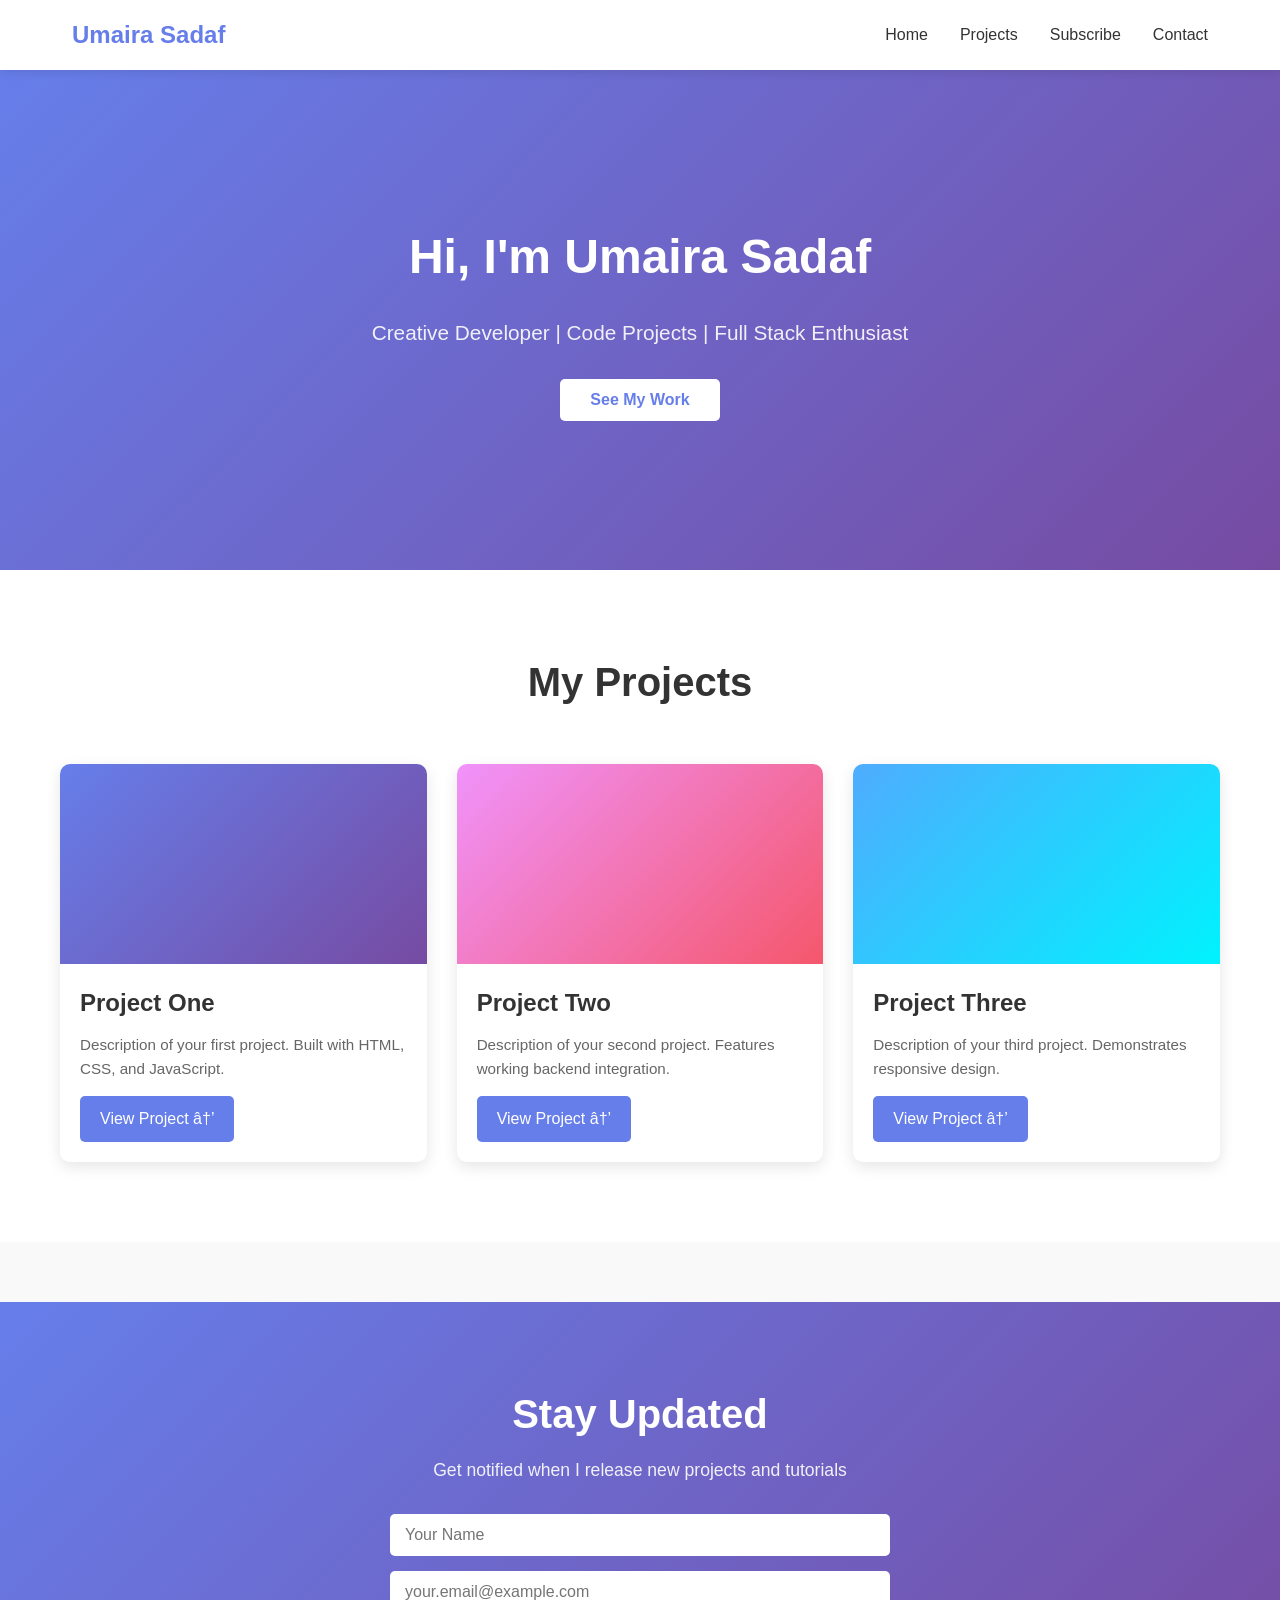
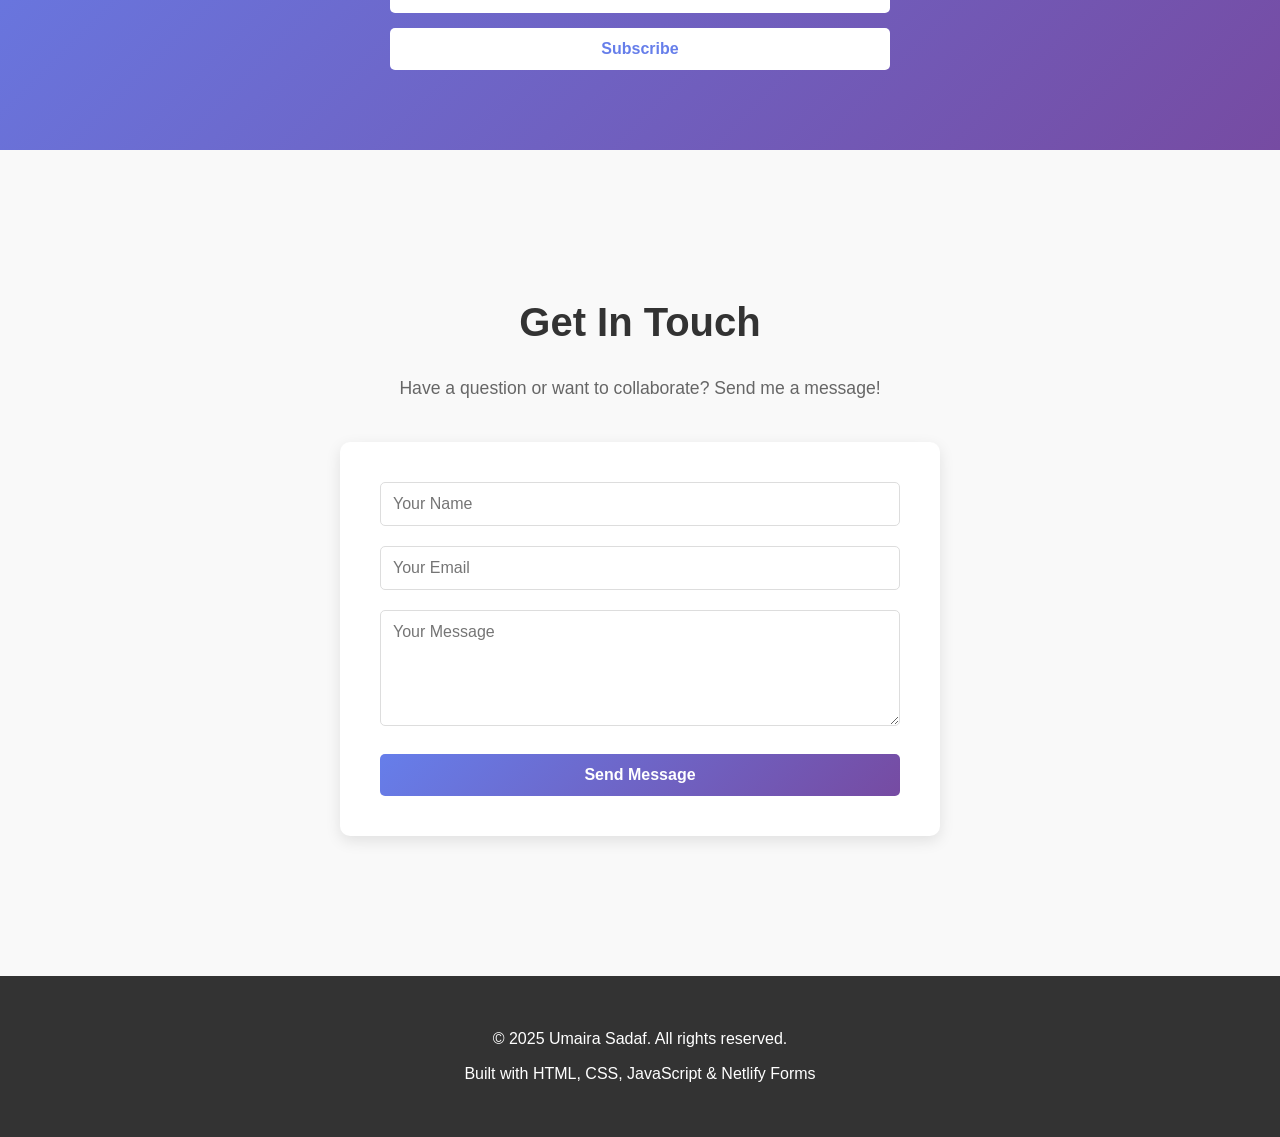
<file: index.html>
<!DOCTYPE html>
<html lang="en">
<head
    
    <meta charset="UTF-8">
    <meta name="viewport" content="width=device-width, initial-scale=1.0">
    
    <!-- ADD THESE SEO TAGS: -->
    <title>Umaira Sadaf | Creative Portfolio & AI Projects</title>
    <meta name="description" content="Portfolio featuring working projects, email capture forms, and AI agents. Umaira Sadaf - Full Stack Developer.">
    <meta name="keywords" content="portfolio, developer, AI, projects, web development">
    <meta name="author" content="Umaira Sadaf">
    
    <!-- Social Share Preview -->
    <meta property="og:title" content="Umaira Sadaf | Creative Portfolio">
    <meta property="og:description" content="Check out my working projects and AI agents">
    <meta property="og:image" content="https://myportfolio-umairasadaf-6u159k.netlify.app/preview.png">
    <meta property="og:url" content="https://myportfolio-umairasadaf-6u159k.netlify.app">
    

    <title>Umaira Sadaf | Creative Portfolio with Working Email Capture</title>
    <link rel="stylesheet" href="styles.css">
</head>
<body>

    <!-- HEADER -->
    <header class="header">
        <nav class="navbar">
            <div class="logo">Umaira Sadaf</div>
            <ul class="nav-links">
                <li><a href="#home">Home</a></li>
                <li><a href="#projects">Projects</a></li>
                <li><a href="#subscribe">Subscribe</a></li>
                <li><a href="#contact">Contact</a></li>
            </ul>
        </nav>
    </header>

    <!-- HERO SECTION -->
    <section id="home" class="hero">
        <div class="hero-content">
            <h1>Hi, I'm Umaira Sadaf</h1>
            <p>Creative Developer | Code Projects | Full Stack Enthusiast</p>
            <button class="cta-button">See My Work</button>
        </div>
    </section>

    <!-- PROJECTS SECTION -->
    <section id="projects" class="projects">
        <div class="container">
            <h2>My Projects</h2>
            <div class="projects-grid">
                
                <div class="project-card">
                    <div class="project-image" style="background: linear-gradient(135deg, #667eea 0%, #764ba2 100%);"></div>
                    <h3>Project One</h3>
                    <p>Description of your first project. Built with HTML, CSS, and JavaScript.</p>
                    <a href="#" class="project-link">View Project →</a>
                </div>

                <div class="project-card">
                    <div class="project-image" style="background: linear-gradient(135deg, #f093fb 0%, #f5576c 100%);"></div>
                    <h3>Project Two</h3>
                    <p>Description of your second project. Features working backend integration.</p>
                    <a href="#" class="project-link">View Project →</a>
                </div>

                <div class="project-card">
                    <div class="project-image" style="background: linear-gradient(135deg, #4facfe 0%, #00f2fe 100%);"></div>
                    <h3>Project Three</h3>
                    <p>Description of your third project. Demonstrates responsive design.</p>
                    <a href="#" class="project-link">View Project →</a>
                </div>

            </div>
        </div>
    </section>

    <!-- SUBSCRIBE SECTION -->
    <section id="subscribe" class="subscribe-section">
        <div class="subscribe-container">
            <h2>Stay Updated</h2>
            <p>Get notified when I release new projects and tutorials</p>
            
            <form name="subscribe" method="POST" netlify id="subscribeform">
                <div class="form-group">
                    <input 
                        type="text" 
                        id="name" 
                        name="name" 
                        placeholder="Your Name" 
                        required>
                </div>
                
                <div class="form-group">
                    <input 
                        type="email" 
                        id="email" 
                        name="email" 
                        placeholder="your.email@example.com" 
                        required>
                </div>
                
                <button type="submit" class="subscribe-btn">Subscribe</button>
            </form>
            
            <div class="success-message" id="successMessage" style="display: none;">
                ✓ Thanks for subscribing! You'll hear from me soon.
            </div>
        </div>
    </section>

    <!-- CONTACT SECTION (OPTIONAL) -->
    <section id="contact" class="contact">
        <div class="container">
            <h2>Get In Touch</h2>
            <p>Have a question or want to collaborate? Send me a message!</p>
            
            <form name="contact" method="POST" netlify>
                <div class="form-group">
                    <input type="text" name="name" placeholder="Your Name" required>
                </div>
                <div class="form-group">
                    <input type="email" name="email" placeholder="Your Email" required>
                </div>
                <div class="form-group">
                    <textarea name="message" placeholder="Your Message" rows="5" required></textarea>
                </div>
                <button type="submit" class="submit-btn">Send Message</button>
            </form>
        </div>
    </section>

    <!-- FOOTER -->
    <footer class="footer">
        <div class="container">
            <p>&copy; 2025 Umaira Sadaf. All rights reserved.</p>
            <p>Built with HTML, CSS, JavaScript & Netlify Forms</p>
        </div>
    </footer>

    <!-- JAVASCRIPT -->
    <script src="script.js"></script>

</body>
</html>
</file>
<file: styles.css>
/* ============================================
   GENERAL STYLES
   ============================================ */

* {
    margin: 0;
    padding: 0;
    box-sizing: border-box;
}

body {
    font-family: 'Segoe UI', Tahoma, Geneva, Verdana, sans-serif;
    line-height: 1.6;
    color: #333;
    background: #f9f9f9;
}

.container {
    max-width: 1200px;
    margin: 0 auto;
    padding: 0 20px;
}

/* ============================================
   HEADER & NAVIGATION
   ============================================ */

.header {
    background: white;
    box-shadow: 0 2px 10px rgba(0,0,0,0.1);
    position: sticky;
    top: 0;
    z-index: 100;
}

.navbar {
    display: flex;
    justify-content: space-between;
    align-items: center;
    padding: 1rem 2rem;
    max-width: 1200px;
    margin: 0 auto;
}

.logo {
    font-size: 1.5em;
    font-weight: bold;
    color: #667eea;
}

.nav-links {
    display: flex;
    list-style: none;
    gap: 2rem;
}

.nav-links a {
    text-decoration: none;
    color: #333;
    font-weight: 500;
    transition: color 0.3s;
}

.nav-links a:hover {
    color: #667eea;
}

/* ============================================
   HERO SECTION
   ============================================ */

.hero {
    background: linear-gradient(135deg, #667eea 0%, #764ba2 100%);
    color: white;
    padding: 100px 20px;
    text-align: center;
    min-height: 500px;
    display: flex;
    align-items: center;
    justify-content: center;
}

.hero-content h1 {
    font-size: 3em;
    margin-bottom: 20px;
    animation: fadeInUp 1s ease;
}

.hero-content p {
    font-size: 1.3em;
    margin-bottom: 30px;
    opacity: 0.9;
    animation: fadeInUp 1.2s ease;
}

.cta-button {
    padding: 12px 30px;
    background: white;
    color: #667eea;
    border: none;
    border-radius: 5px;
    font-size: 1em;
    font-weight: bold;
    cursor: pointer;
    transition: transform 0.3s, box-shadow 0.3s;
}

.cta-button:hover {
    transform: translateY(-3px);
    box-shadow: 0 10px 20px rgba(0,0,0,0.2);
}

@keyframes fadeInUp {
    from {
        opacity: 0;
        transform: translateY(30px);
    }
    to {
        opacity: 1;
        transform: translateY(0);
    }
}

/* ============================================
   PROJECTS SECTION
   ============================================ */

.projects {
    padding: 80px 20px;
    background: white;
}

.projects h2 {
    text-align: center;
    font-size: 2.5em;
    margin-bottom: 50px;
    color: #333;
}

.projects-grid {
    display: grid;
    grid-template-columns: repeat(auto-fit, minmax(300px, 1fr));
    gap: 30px;
}

.project-card {
    background: white;
    border-radius: 10px;
    overflow: hidden;
    box-shadow: 0 5px 15px rgba(0,0,0,0.1);
    transition: transform 0.3s, box-shadow 0.3s;
}

.project-card:hover {
    transform: translateY(-10px);
    box-shadow: 0 10px 25px rgba(0,0,0,0.15);
}

.project-image {
    height: 200px;
    background: linear-gradient(135deg, #667eea 0%, #764ba2 100%);
}

.project-card h3 {
    padding: 20px 20px 10px;
    color: #333;
    font-size: 1.5em;
}

.project-card p {
    padding: 0 20px 15px;
    color: #666;
    font-size: 0.95em;
}

.project-link {
    display: inline-block;
    padding: 10px 20px;
    margin: 0 20px 20px 20px;
    background: #667eea;
    color: white;
    text-decoration: none;
    border-radius: 5px;
    transition: background 0.3s;
}

.project-link:hover {
    background: #764ba2;
}

/* ============================================
   SUBSCRIBE SECTION
   ============================================ */

.subscribe-section {
    background: linear-gradient(135deg, #667eea 0%, #764ba2 100%);
    padding: 80px 20px;
    text-align: center;
    margin: 60px 0;
}

.subscribe-container {
    max-width: 500px;
    margin: 0 auto;
}

.subscribe-section h2 {
    color: white;
    font-size: 2.5em;
    margin-bottom: 10px;
}

.subscribe-section p {
    color: rgba(255, 255, 255, 0.9);
    font-size: 1.1em;
    margin-bottom: 30px;
}

.form-group {
    margin-bottom: 15px;
}

.subscribe-section input {
    width: 100%;
    padding: 12px 15px;
    border: none;
    border-radius: 5px;
    font-size: 1em;
    box-sizing: border-box;
    transition: box-shadow 0.3s;
}

.subscribe-section input:focus {
    outline: none;
    box-shadow: 0 0 10px rgba(255, 255, 255, 0.3);
}

.subscribe-btn {
    width: 100%;
    padding: 12px;
    background: white;
    color: #667eea;
    border: none;
    border-radius: 5px;
    font-weight: bold;
    font-size: 1em;
    cursor: pointer;
    transition: transform 0.2s, box-shadow 0.3s;
}

.subscribe-btn:hover {
    transform: translateY(-2px);
    box-shadow: 0 5px 15px rgba(0,0,0,0.2);
}

.success-message {
    color: #4ade80;
    font-weight: bold;
    margin-top: 20px;
    font-size: 1.1em;
}

/* ============================================
   CONTACT SECTION
   ============================================ */

.contact {
    padding: 80px 20px;
    background: #f9f9f9;
}

.contact h2 {
    text-align: center;
    font-size: 2.5em;
    margin-bottom: 20px;
    color: #333;
}

.contact p {
    text-align: center;
    margin-bottom: 40px;
    color: #666;
    font-size: 1.1em;
}

.contact form {
    max-width: 600px;
    margin: 0 auto;
    background: white;
    padding: 40px;
    border-radius: 10px;
    box-shadow: 0 5px 15px rgba(0,0,0,0.1);
}

.contact .form-group {
    margin-bottom: 20px;
}

.contact input,
.contact textarea {
    width: 100%;
    padding: 12px;
    border: 1px solid #ddd;
    border-radius: 5px;
    font-size: 1em;
    font-family: inherit;
    transition: border-color 0.3s;
}

.contact input:focus,
.contact textarea:focus {
    outline: none;
    border-color: #667eea;
    box-shadow: 0 0 5px rgba(102, 126, 234, 0.1);
}

.submit-btn {
    width: 100%;
    padding: 12px;
    background: linear-gradient(135deg, #667eea 0%, #764ba2 100%);
    color: white;
    border: none;
    border-radius: 5px;
    font-weight: bold;
    font-size: 1em;
    cursor: pointer;
    transition: transform 0.3s, box-shadow 0.3s;
}

.submit-btn:hover {
    transform: translateY(-2px);
    box-shadow: 0 5px 15px rgba(102, 126, 234, 0.3);
}

/* ============================================
   FOOTER
   ============================================ */

.footer {
    background: #333;
    color: white;
    text-align: center;
    padding: 40px 20px;
    margin-top: 60px;
}

.footer p {
    margin: 10px 0;
}

/* ============================================
   RESPONSIVE DESIGN
   ============================================ */

@media (max-width: 768px) {
    .nav-links {
        gap: 1rem;
        font-size: 0.9em;
    }

    .hero-content h1 {
        font-size: 2em;
    }

    .hero-content p {
        font-size: 1em;
    }

    .projects h2,
    .contact h2,
    .subscribe-section h2 {
        font-size: 1.8em;
    }

    .projects-grid {
        grid-template-columns: 1fr;
    }

    .contact form {
        padding: 20px;
    }
}

@media (max-width: 480px) {
    .logo {
        font-size: 1.2em;
    }

    .nav-links {
        gap: 0.5rem;
        font-size: 0.8em;
    }

    .hero-content h1 {
        font-size: 1.5em;
    }

    .hero-content p {
        font-size: 0.9em;
    }
}
</file>
